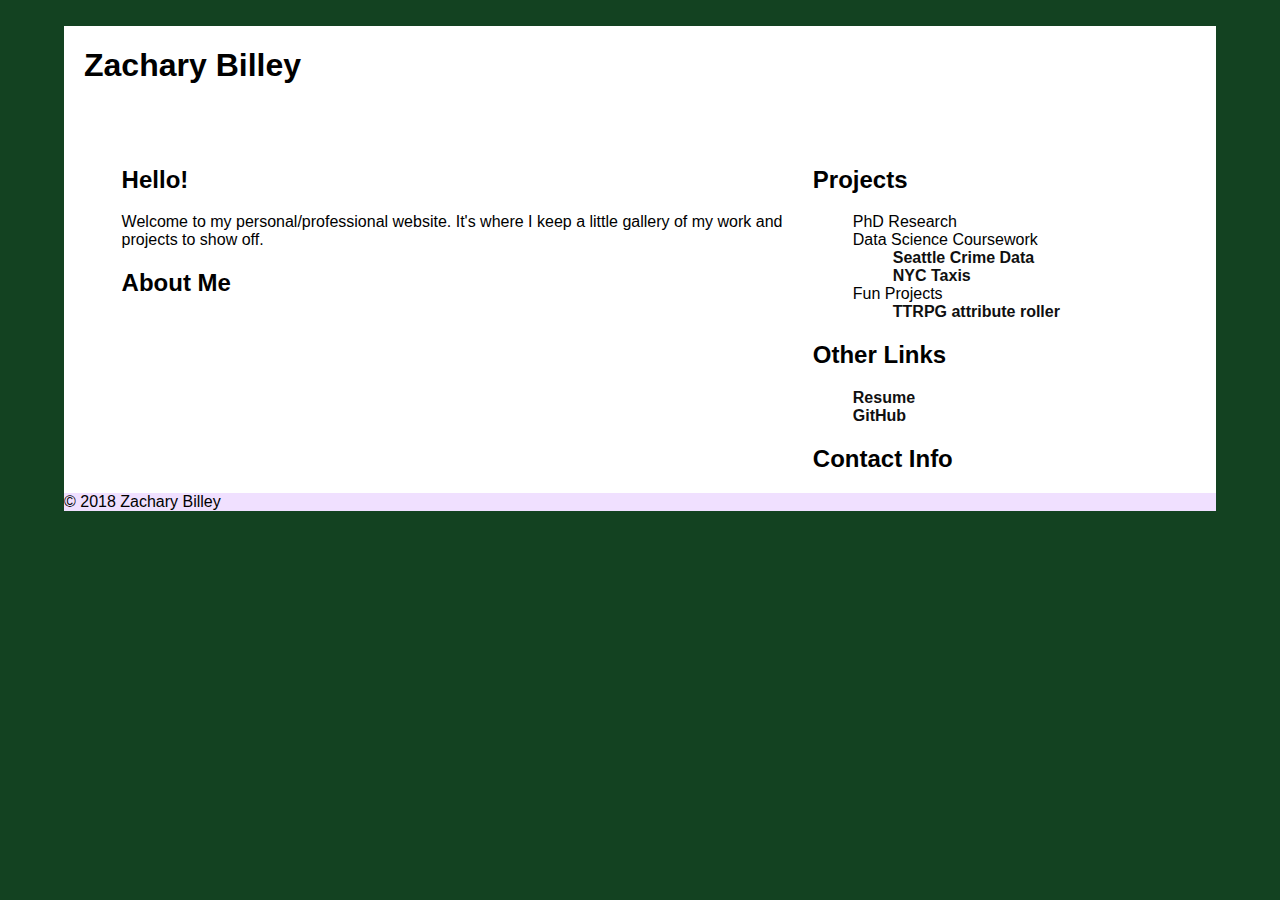
<file: index.html>
<html>
<head>
	<meta charset="UTF-8">
	<title>Zachary Billey</title>	
	<meta name="ZLBilley" content="Zachary Billey's professional website">
	<meta name="Zachary Billey" content="data science, physics, professional, Zach Billey, Zachary Billey">
	<link href="css/style.css" rel="stylesheet" type="text/css">
</head>

<body>
	<div id="header">

		<h1 id="header_text">
			Zachary Billey
		</h1> 

	</div>

	<div id="main_text">
		<div id = "column_left">
			<h2>
				Hello!
			</h2>
			<p class="text_1">
			Welcome to my personal/professional website. It's where I keep a little gallery of my work and projects to show off.
			</p>
			<h2>
				About Me
			</h2>
			<p class="text_2">
				
			</p>
		</div>
		<div id= "column_right">
			<h2>
				Projects
			</h2>
			<ul class="project_list">
				<li>PhD Research</li>
				<li>Data Science Coursework</li>
					<ul>
						<li><a href="./SeattleCrimeData.html">Seattle Crime Data</a></li>
						<li><a href="./NYCTaxiProject.html">NYC Taxis</a></li>
					</ul>
				<li>Fun Projects</li>
					<ul>
						<li><a href="./AttributeCards/index.html">TTRPG attribute roller</a></li>
					</ul>
			</ul>
			<h2>
				Other Links
			</h2>
			<ul class="other_list">
				<li><a href="./docs/Resume_ZachBilley.pdf">Resume</a></li>
				<li><a href="https://github.com/ZLBilley/">GitHub</a></li>
			</ul>
			<h2>Contact Info</h2>
		</div>
	</div>

	<div id = "footer">
		&copy 2018 Zachary Billey
	</div>
</body>

</html>
</file>
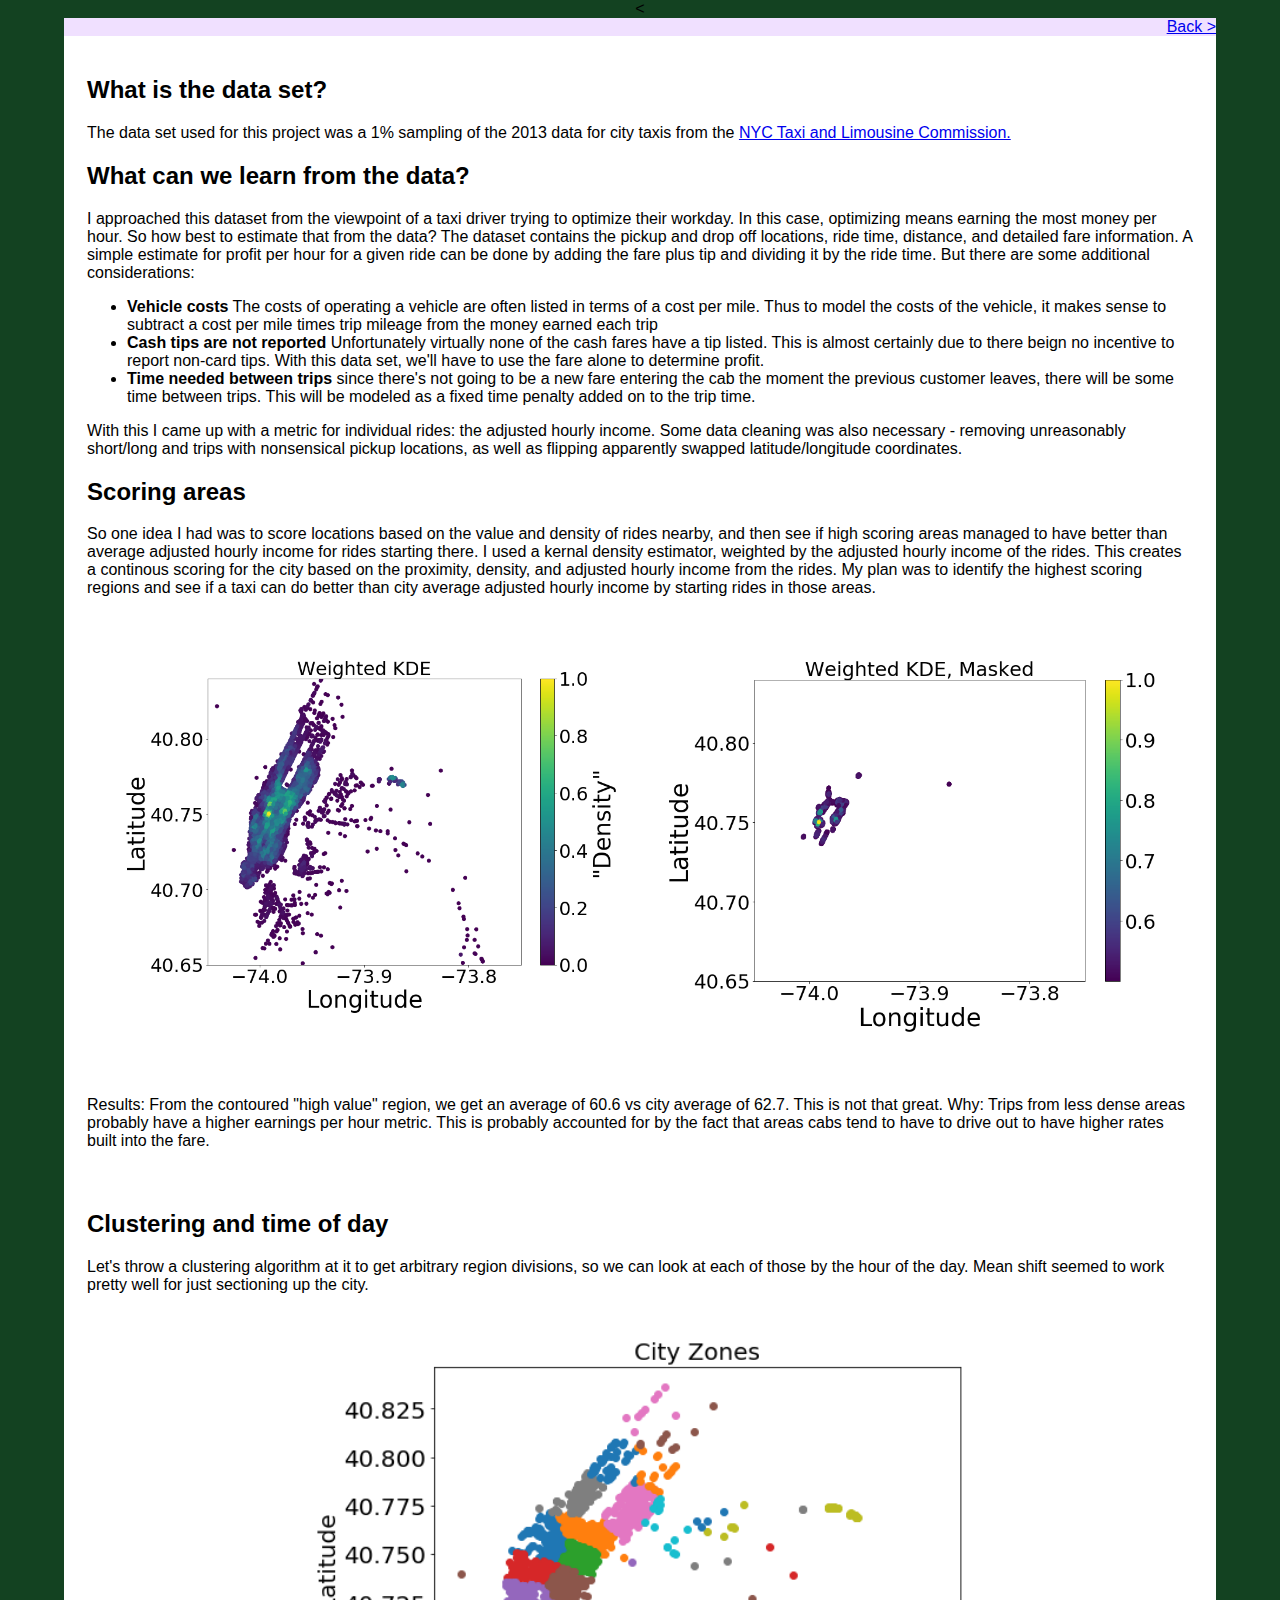
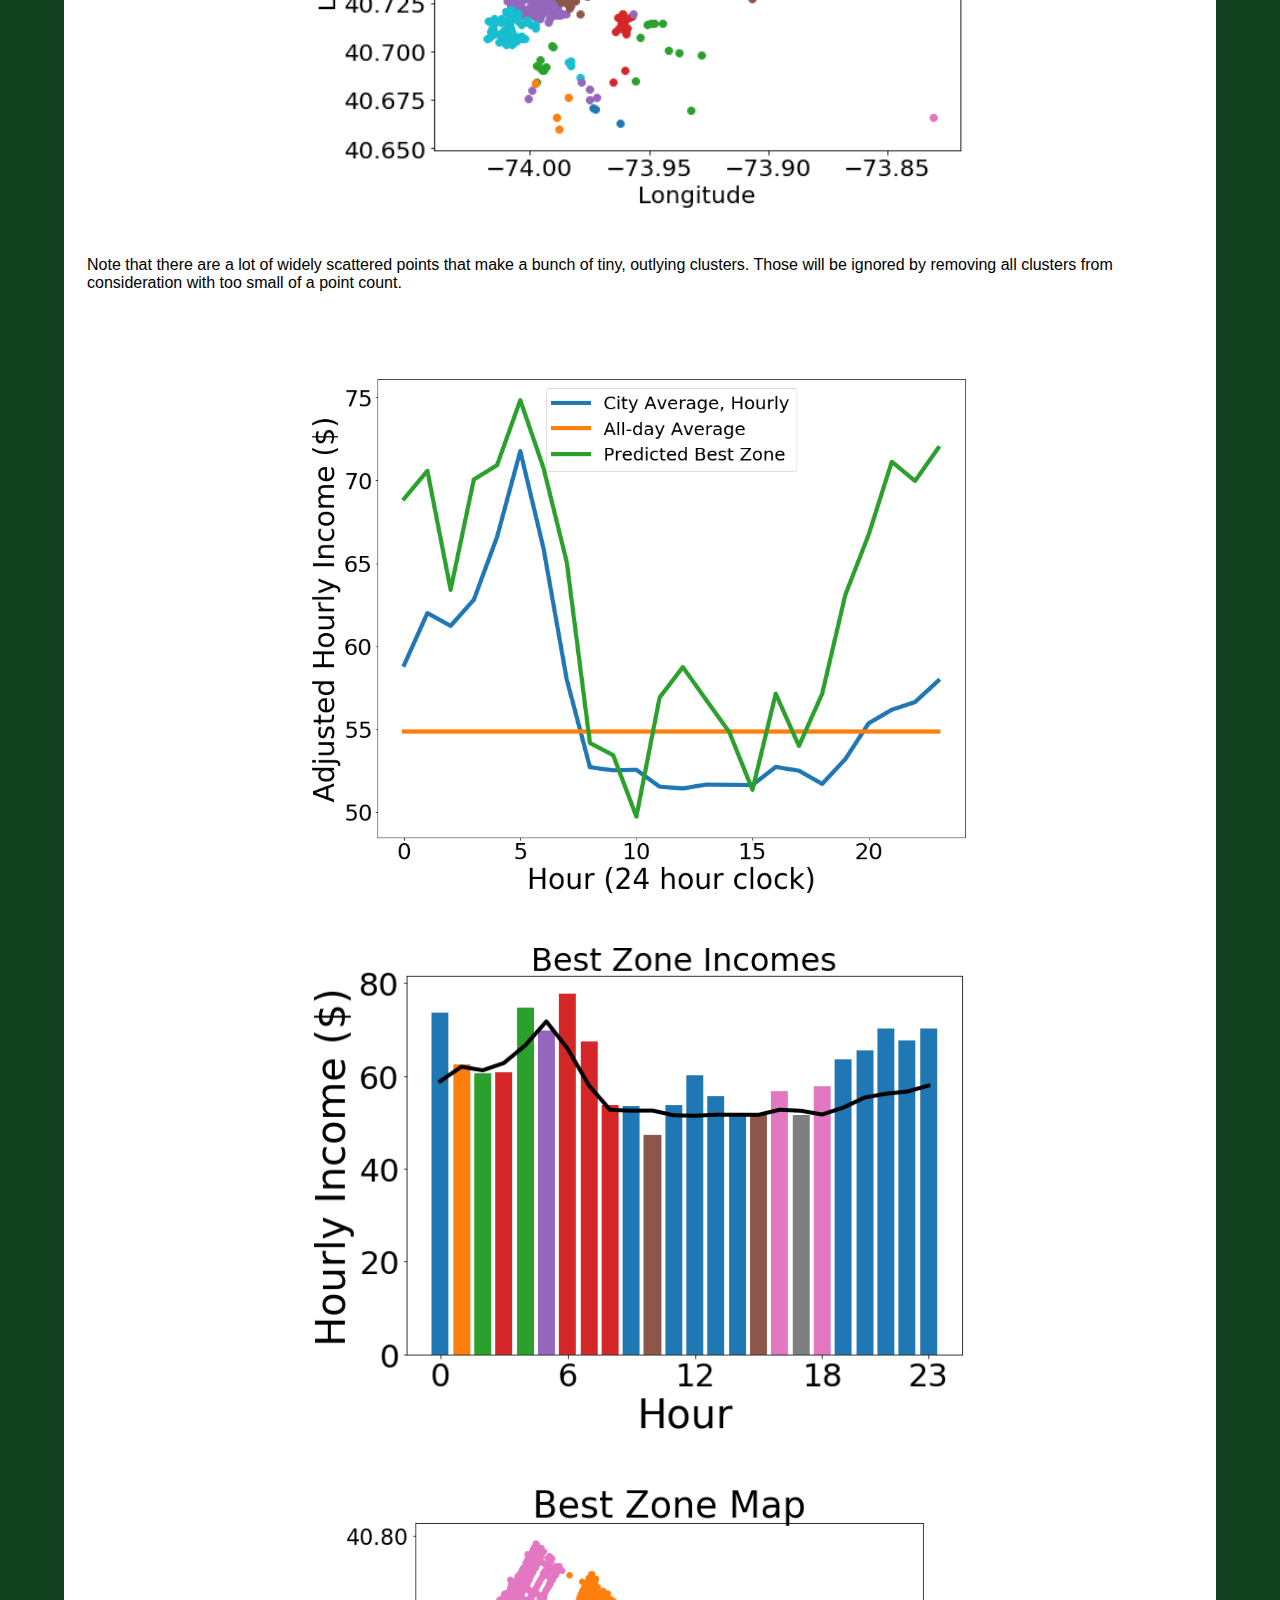
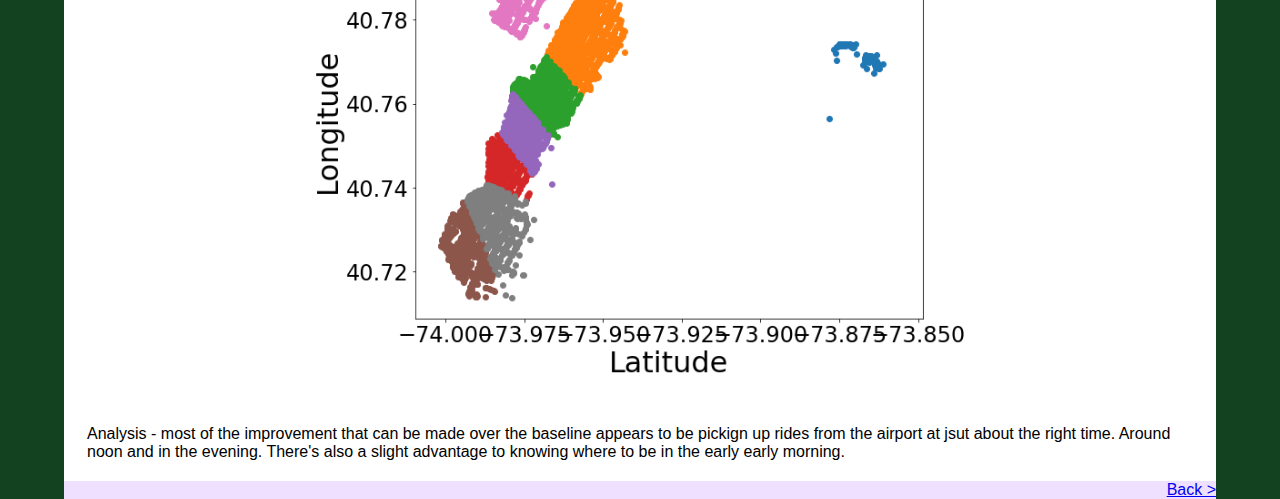
<file: NYCTaxiProject.html>
<<!DOCTYPE html>
<html>
<head>
	<title>NYC Taxi Cab Data</title>
	<link href="css/style.css" rel="stylesheet" type="text/css">
</head>

<body>

<div class="back_bar">
<a href="./index.html">Back ></a>
</div>

<div class="standard_block">
<div class="standard_text">
<div>
	<h2>What is the data set?</h2>
	The data set used for this project was a 1% sampling of the 2013 data for city taxis from the <a href="http://www.nyc.gov/html/tlc/html/about/trip_record_data.shtml">NYC Taxi and Limousine Commission.</a>

	<h2>What can we learn from the data?</h2>
	I approached this dataset from the viewpoint of a taxi driver trying to optimize their workday.

	In this case, optimizing means earning the most money per hour. So how best to estimate that from the data? The dataset contains the pickup and drop off locations, ride time, distance, and detailed fare information.

	A simple estimate for profit per hour for a given ride can be done by adding the fare plus tip and dividing it by the ride time. But there are some additional considerations:

	<ul>
		<li><b>Vehicle costs</b>
		The costs of operating a vehicle are often listed in terms of a cost per mile. Thus to model the costs of the vehicle, it makes sense to subtract a cost per mile times trip mileage from the money earned each trip</li>
		<li><b>Cash tips are not reported</b>
		Unfortunately virtually none of the cash fares have a tip listed. This is almost certainly due to there beign no incentive to report non-card tips. With this data set, we'll have to use the fare alone to determine profit.</li>
		<li><b>Time needed between trips</b>
		since there's not going to be a new fare entering the cab the moment the previous customer leaves, there will be some time between trips. This will be modeled as a fixed time penalty added on to the trip time.</li>
	</ul>	

	With this I came up with a metric for individual rides: the adjusted hourly income.

	Some data cleaning was also necessary - removing unreasonably short/long and trips with nonsensical pickup locations, as well as flipping apparently swapped latitude/longitude coordinates.


	<h2>Scoring areas</h2>
	So one idea I had was to score locations based on the value and density of rides nearby, and then see if high scoring areas managed to have better than average adjusted hourly income for rides starting there.

	I used a kernal density estimator, weighted by the adjusted hourly income of the rides. This creates a continous scoring for the city based on the proximity, density, and adjusted hourly income from the rides. My plan was to identify the highest scoring regions and see if a taxi can do better than city average adjusted hourly income by starting rides in those areas.

</div>
</div>

<div class="standard_text">
<div class="two_column">
	<img src="./images/KDEweighted.png" alt="Kernel Density Map" id="kde_map" class="full_column_image">
</div>

<div class="two_column">
	<img src="./images/KDEweightedcontoured.png" alt="Cropped KDE Map" id="kde_map" class="full_column_image">

</div>
</div>

<div class="standard_text">
	Results: From the contoured "high value" region, we get an average of 60.6 vs city average of 62.7. This is not that great.

	Why: Trips from less dense areas probably have a higher earnings per hour metric. This is probably accounted for by the fact that areas cabs tend to have to drive out to have higher rates built into the fare.
</div>

<div class="standard_text">
<div>
	<h2>Clustering and time of day</h2>

	Let's throw a clustering algorithm at it to get arbitrary region divisions, so we can look at each of those by the hour of the day. Mean shift seemed to work pretty well for just sectioning up the city. 
</div>
</div>

<div class="standard_text">
<img src="./images/ClusterExample.png" alt="Clusters" id="cluster_map" class="med_image">
</div>

<div class="standard_text">
	Note that there are a lot of widely scattered points that make a bunch of tiny, outlying clusters. Those will be ignored by removing all clusters from consideration with too small of a point count.
</div>

<div class="standard_text">
	
</div>

<div class="standard_text">
<img src="./images/KFoldPerformanceIncomeZoneHour.png" alt="Performance" id="performance" class="med_image">
</div>

<div class="caption">
	
</div>



<div class="standard_text">
	<img src="./images/IncomeZoneHour.png" alt="Hourly Incomes by day" id="IncomeHour" class="med_image">
</div>

<div class="standard_text">
	<img src="./images/BestZoneMap.png" alt="Best Zone Map" id="BestZoneMap" class="med_image">
</div>

<div class="standard_text">
	Analysis - most of the improvement that can be made over the baseline appears to be pickign up rides from the airport at jsut about the right time. Around noon and in the evening. There's also a slight advantage to knowing where to be in the early early morning.
</div>
</div>

<div class="back_bar">
<a href="./index.html">Back ></a>
</div>

</body>
</html>
</file>
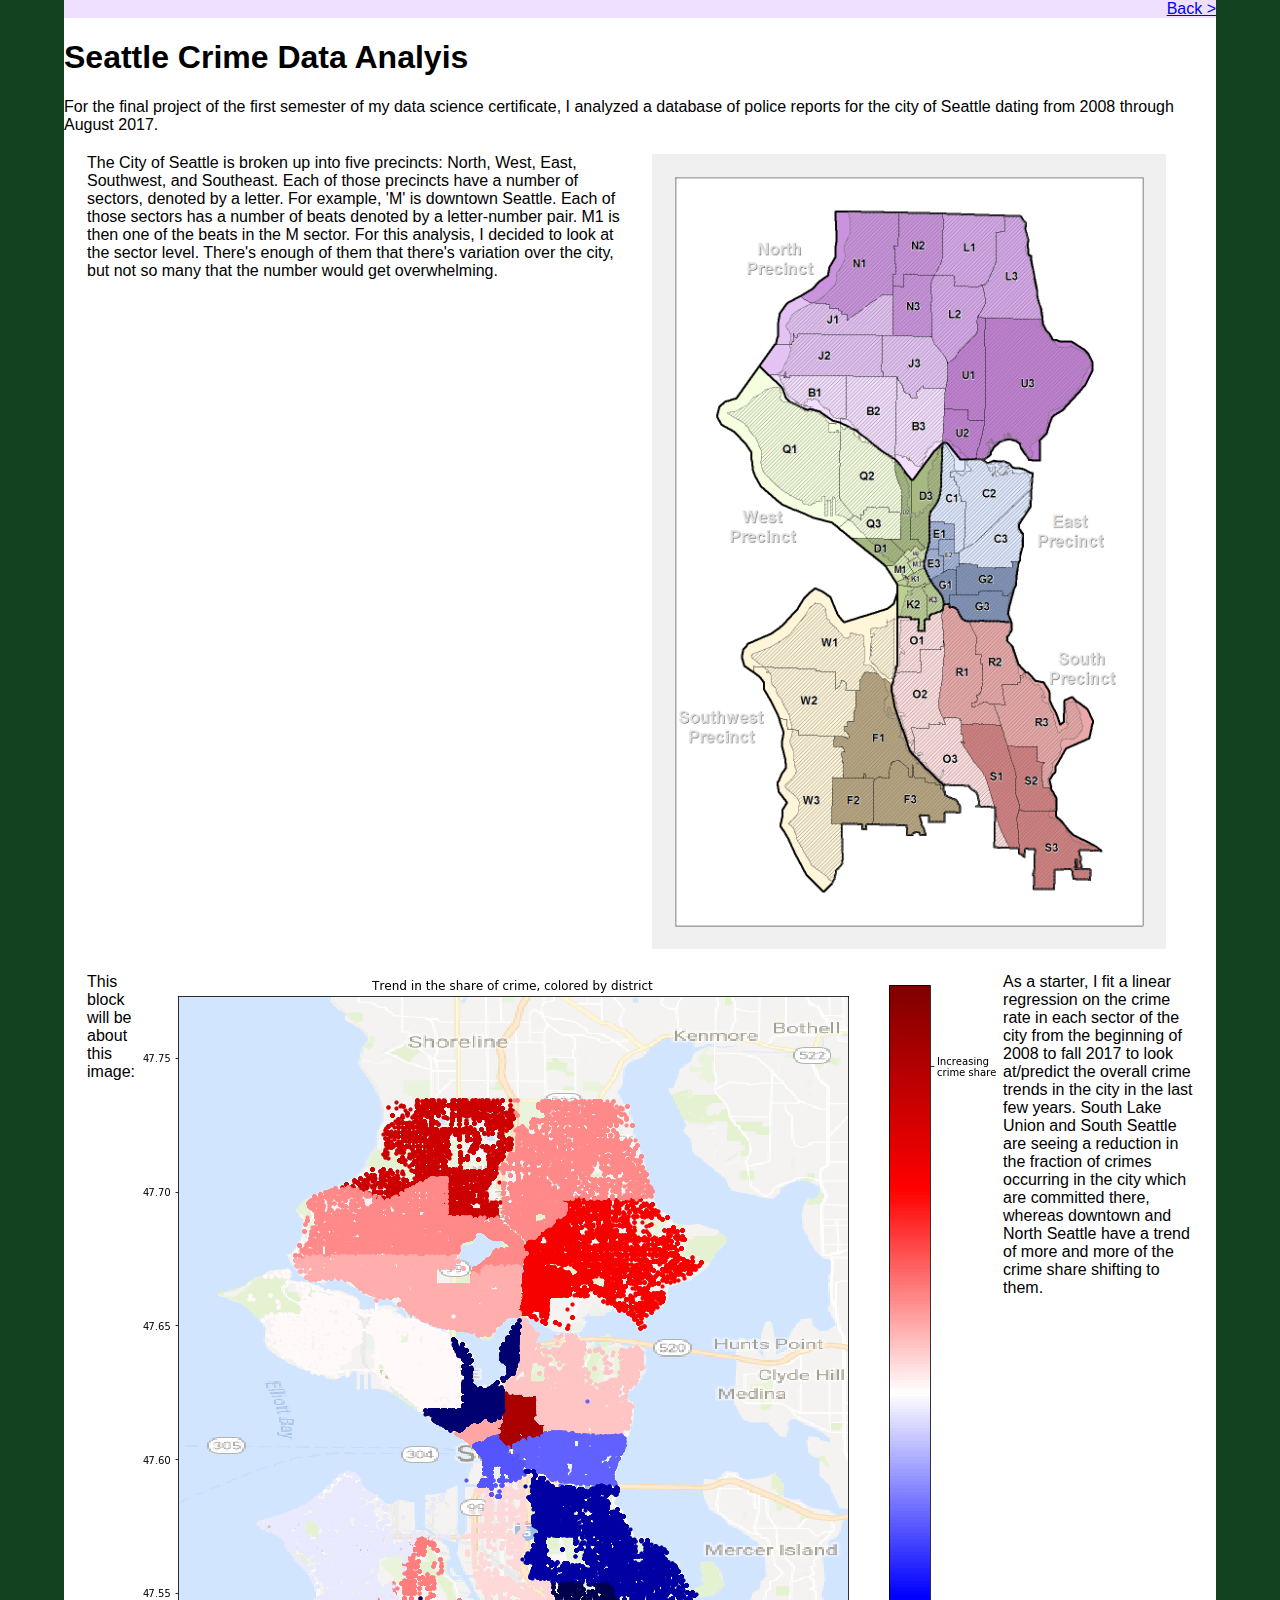
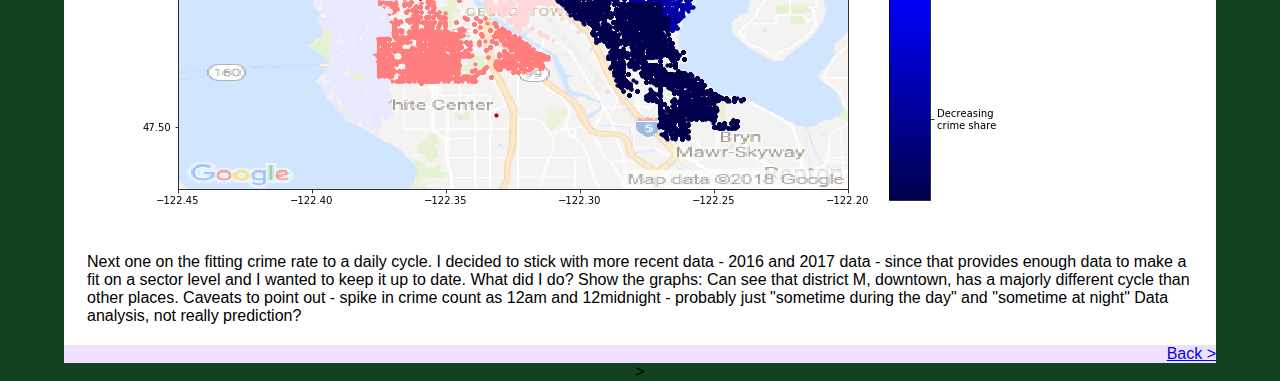
<file: SeattleCrimeData.html>
<!DOCTYPE html>
<html>
<head>
	<title>Seattle Crime Data</title>
	<link href="css/style.css" rel="stylesheet" type="text/css">
</head>

<body>

<div class="back_bar">
<a href="./index.html">Back ></a>
</div>

<div id="headblock">
	<h1>Seattle Crime Data Analyis</h1>
	<div>
		For the final project of the first semester of my data science certificate, I analyzed a database of police reports for the city of Seattle dating from 2008 through August 2017.
	</div>
</div>

<div id="block_1">
<div id="textblock_1"> 
The City of Seattle is broken up into five precincts: North, West, East, Southwest, and Southeast.
Each of those precincts have a number of sectors, denoted by a letter. For example, 'M' is downtown Seattle. Each of those sectors has a number of beats denoted by a letter-number pair. M1 is then one of the beats in the M sector.

For this analysis, I decided to look at the sector level. There's enough of them that there's variation over the city, but not so many that the number would get overwhelming.
</div>

<div id="imgblock_1">
<img src="./images/SPD_Beats_2015.png" alt="Precinct Map" id="precinct_map">
</div>
</div>

<div class="standard_block">
<div class="standard_text">
This block will be about this image:

<img src="./images/CrimeTrendRegression.png" alt="Trends" id="Trendmap">

As a starter, I fit a linear regression on the crime rate in each sector of the city from the beginning of 2008 to fall 2017 to look at/predict the overall crime trends in the city in the last few years.

South Lake Union and South Seattle are seeing a reduction in the fraction of crimes occurring in the city which are committed there, whereas downtown and North Seattle have a trend of more and more of the crime share shifting to them.
</div>
</div>

<div class="standard_block">
<div class="standard_text">
Next one on the fitting crime rate to a daily cycle. I decided to stick with more recent data - 2016 and 2017 data - since that provides enough data to make a fit on a sector level and I wanted to keep it up to date.

What did I do?

Show the graphs:

Can see that district M, downtown, has a majorly different cycle than other places.

Caveats to point out - spike in crime count as 12am and 12midnight - probably just "sometime during the day" and "sometime at night"

Data analysis, not really prediction?
</div>
</div>
<div class="back_bar">
<a href="./index.html">Back ></a>
</div>

</body>
</html>>
</file>
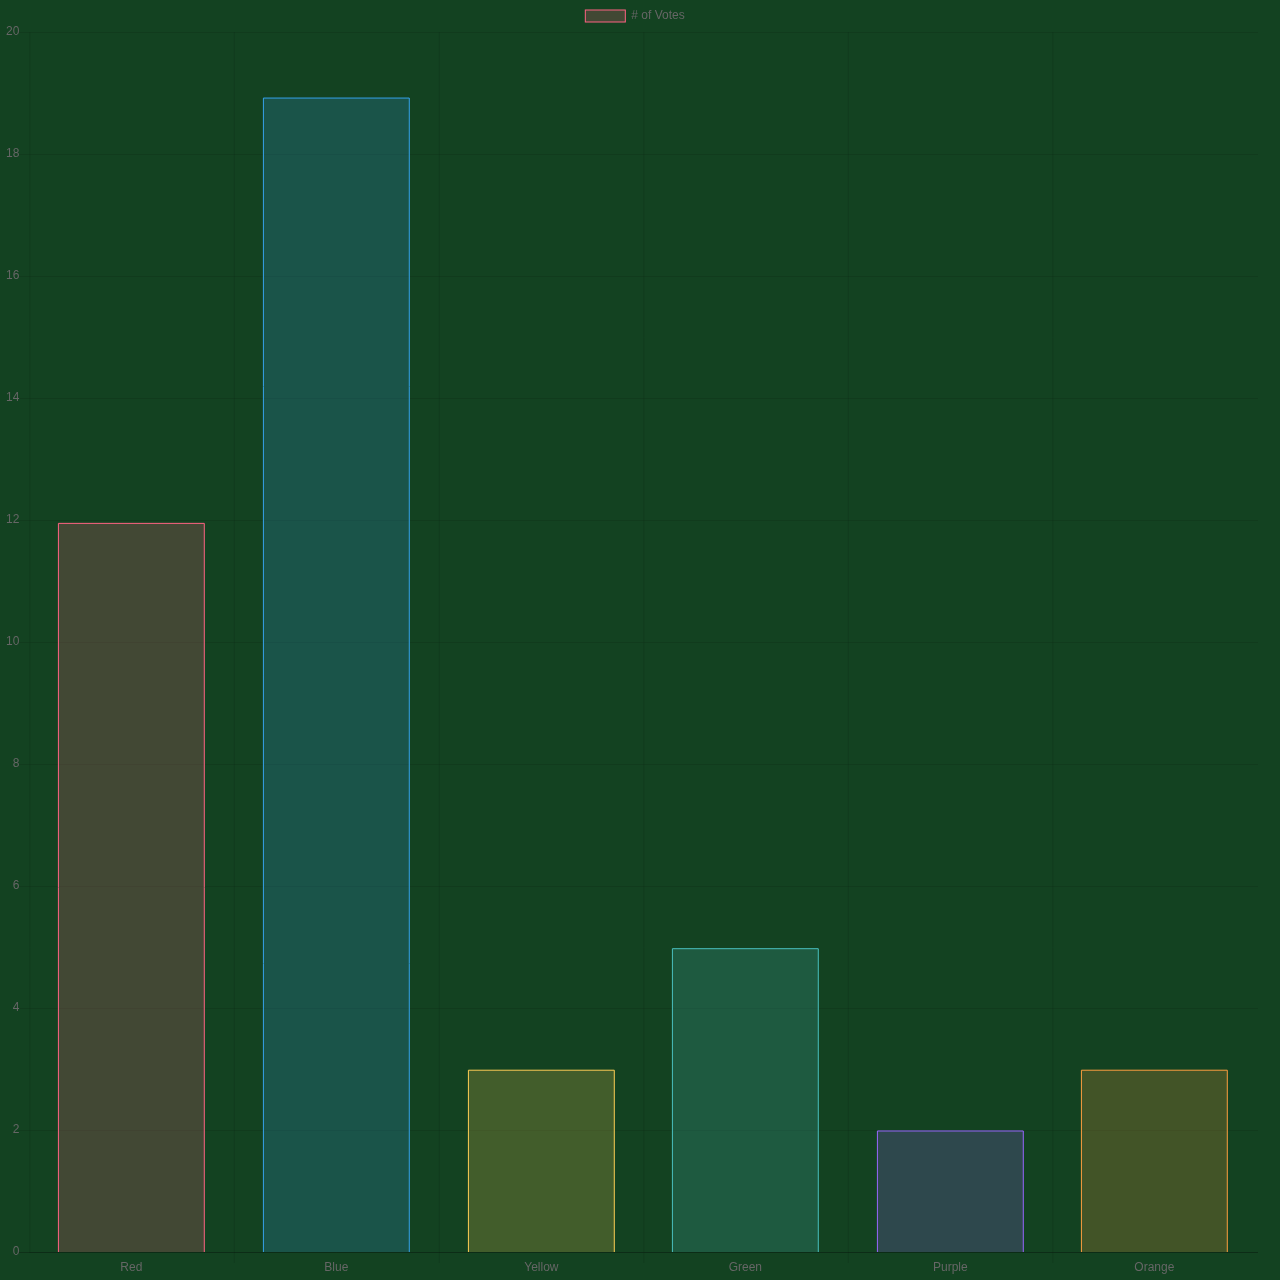
<file: Testplot.html>
<html>
<head>
	<meta charset="UTF-8">
	<title>Zachary Billey's Test Plot</title>	
	<meta name="ZLBilley" content="Zachary Billey's professional website">
	<meta name="Zachary Billey" content="data science, physics, professional, Zach Billey, Zachary Billey, plot">
	<link href="css/style.css" rel="stylesheet" type="text/css">
</head>

<body>
<canvas id="myChart" width="400" height="400"></canvas>

<script src="javascript/Chart.bundle.js"></script>
<script>
var ctx = document.getElementById("myChart").getContext('2d');
var myChart = new Chart(ctx, {
    type: 'bar',
    data: {
        labels: ["Red", "Blue", "Yellow", "Green", "Purple", "Orange"],
        datasets: [{
            label: '# of Votes',
            data: [12, 19, 3, 5, 2, 3],
            backgroundColor: [
                'rgba(255, 99, 132, 0.2)',
                'rgba(54, 162, 235, 0.2)',
                'rgba(255, 206, 86, 0.2)',
                'rgba(75, 192, 192, 0.2)',
                'rgba(153, 102, 255, 0.2)',
                'rgba(255, 159, 64, 0.2)'
            ],
            borderColor: [
                'rgba(255,99,132,1)',
                'rgba(54, 162, 235, 1)',
                'rgba(255, 206, 86, 1)',
                'rgba(75, 192, 192, 1)',
                'rgba(153, 102, 255, 1)',
                'rgba(255, 159, 64, 1)'
            ],
            borderWidth: 1
        }]
    },
    options: {
        scales: {
            yAxes: [{
                ticks: {
                    beginAtZero:true
                }
            }]
        }
    }
});
</script>

</body>
</html>
</file>
<file: css/style.css>
/*For  Zach's personal website*/

:root{
	--pagewidth:90%;
	--rw:30%;
	--lw:58%;
	--footer_color:#F0E0FF;
}

body {	
	margin:0px;
	padding:0px;
	font-family:Arial, Helvetica, sans-serif;
	font-size:16px;
	background-color:#134221;
	display:flex;
	flex-direction:column;
	align-items:center;	
	}

#header {
	width: var(--pagewidth);
	height: 120px;
	margin-top:2%;
	background-color:#FFFFFF;
}

#header h1{
	padding-left:20px;
}

#main_text {
	width: var(--pagewidth);
	background-color:#FFFFFF;
	display:flex;
	align-items:stretch;
	justify-content:center;
}

#column_left {
	width:var(--lw);
	background-color:#FFFFFF;
}

#column_right {
	width:var(--rw);
	padding-left:2%;
	background-color:#FFFFFF;
}

#column_right ul{
	list-style:none;
}

#column_right a{
	color:#101010;
	text-decoration:none;
	font-weight: bold;
}

#column_right a:hover{
	color:#520082;
	text-decoration:none;	
}

#footer {
	background-color:var(--footer_color);
	width:var(--pagewidth);
}


/*Seattle Crime project parameters*/
#headblock{
	width:var(--pagewidth);
	background-color:#FFFFFF;
	padding-bottom: 20px;	
}

#precinct_map {
	/*height:100vh;*/
	width:95%;
}

#block_1 {
	width:var(--pagewidth);
	display:flex;
	background-color:#FFFFFF;
}

#textblock_1 {
	width:47%;
	padding-left:2%;
	padding-right:1%;

}

#imgblock_1 {
	width:47%;
	padding-left:1%;
	padding-right:2%;
}

.standard_block {
	display:flex;
	flex-direction:column;
	align-items:stretch;
	justify-content:center;
	width:var(--pagewidth);
	background-color:#999999;
}

.standard_text {
	display:flex;
	flex-direction:row;
	justify-content:center;
	padding: 20px 2% 20px 2%;
	background-color:#FFFFFF;
}
.two_column {
	width:45%;
	padding: 20px 2% 20px 2%;
	background-color:#FFFFFF;	
}

.full_column_image {
	width:100%;
}

.med_image {
	width:60%;
}

.back_bar {
	background-color: var(--footer_color);
	text-align: right;
	width:var(--pagewidth);
}
</file>
